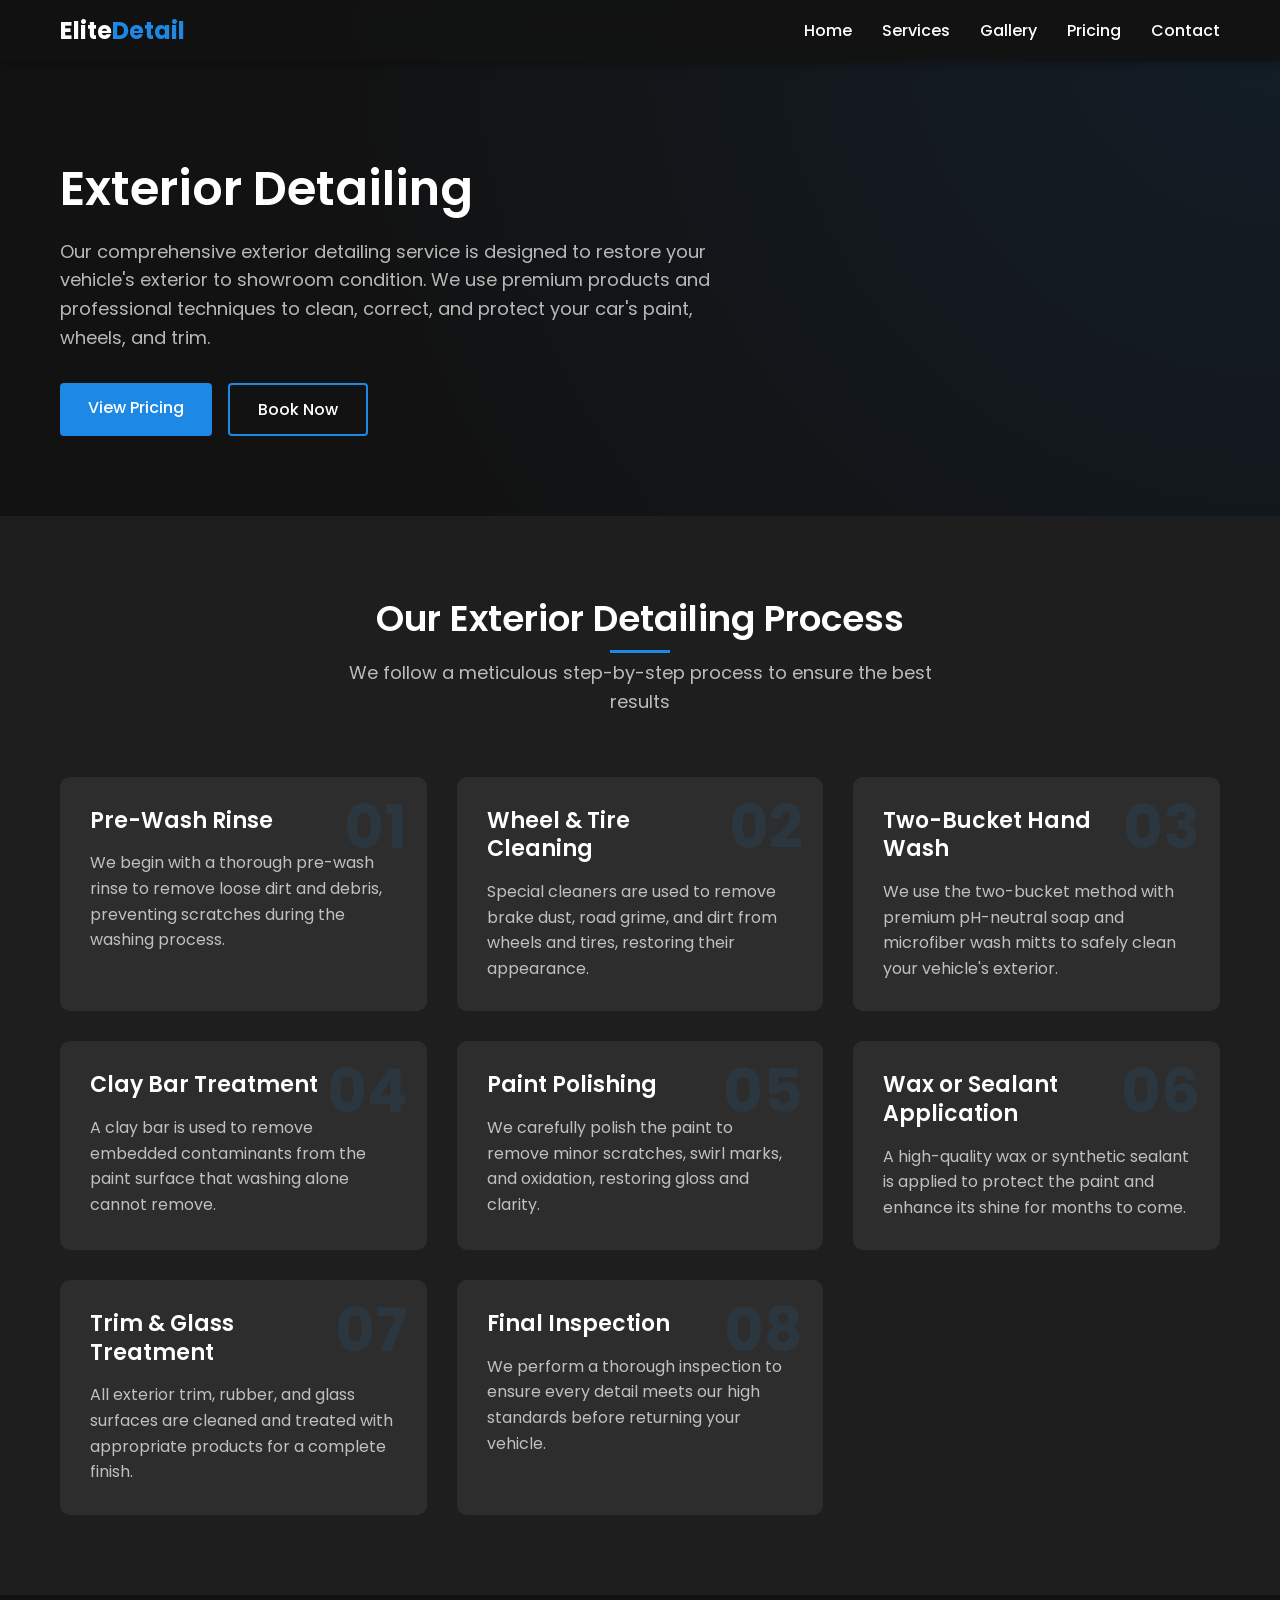
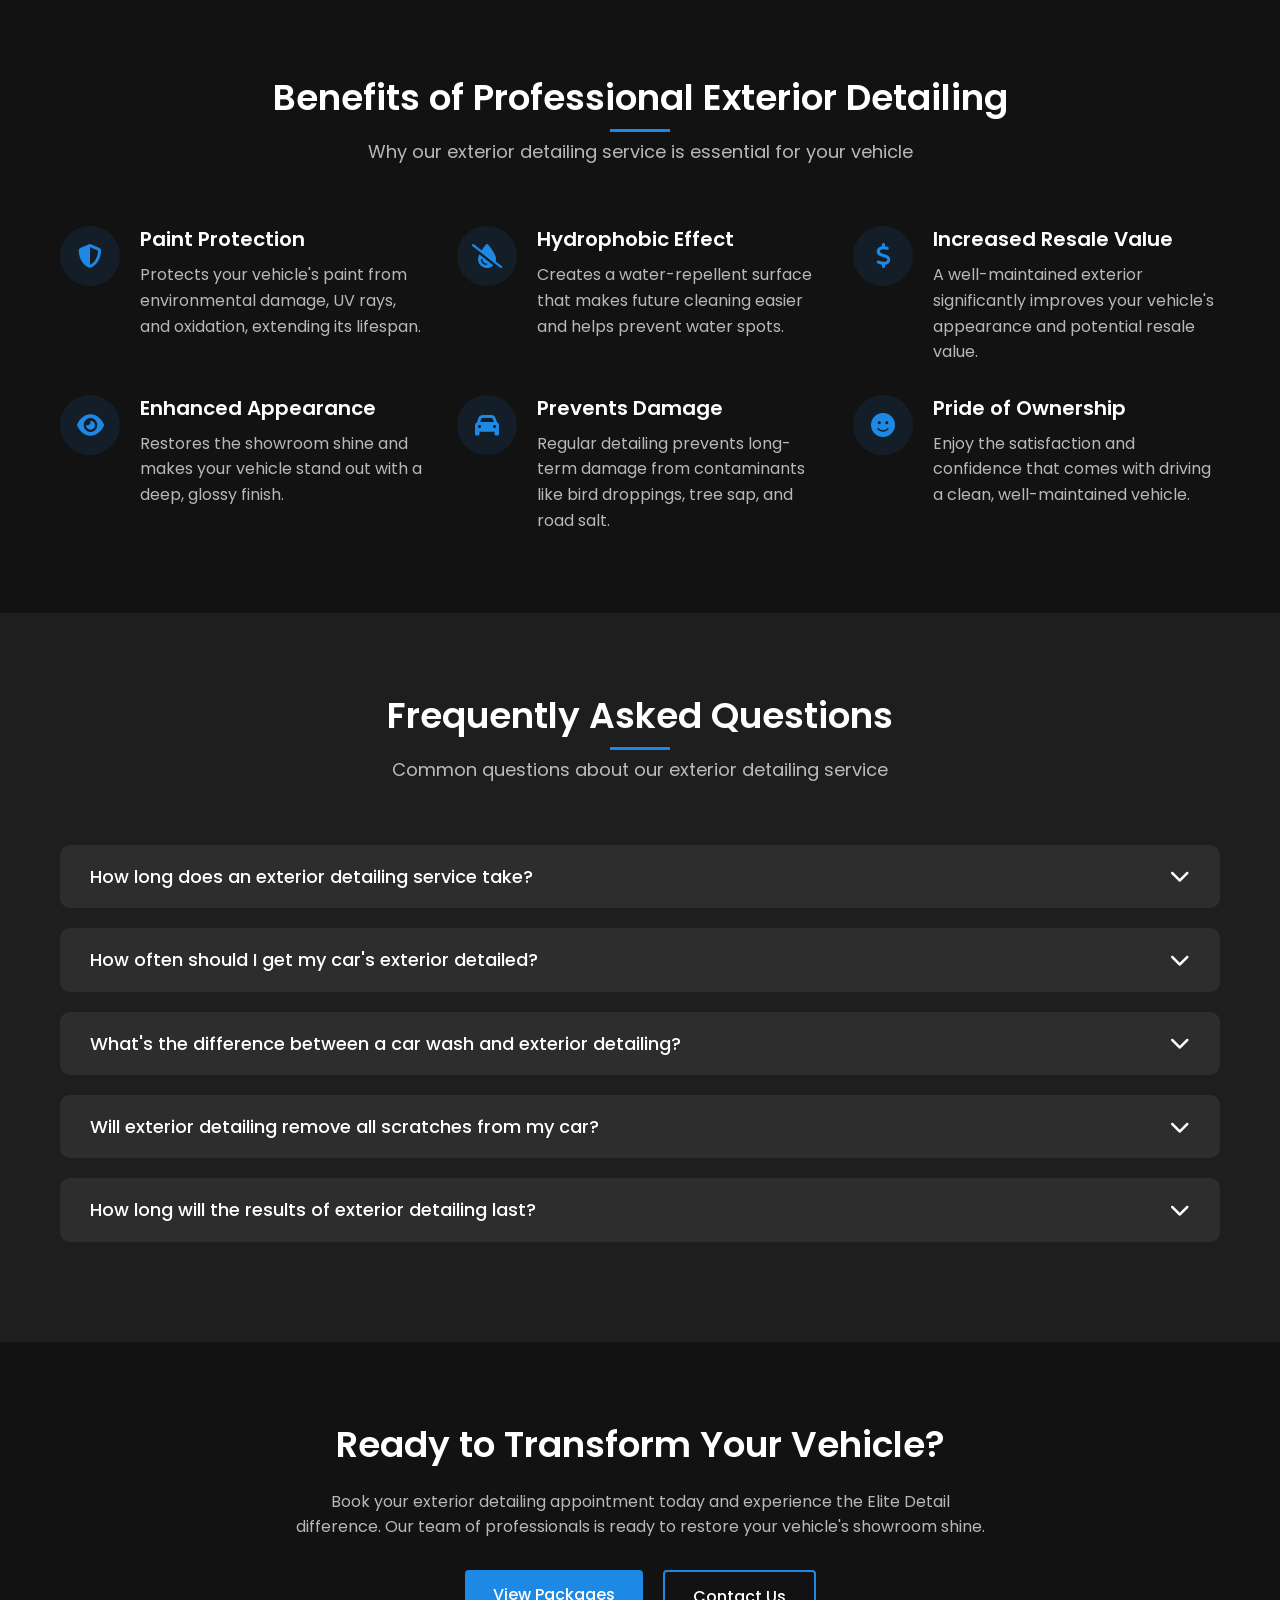
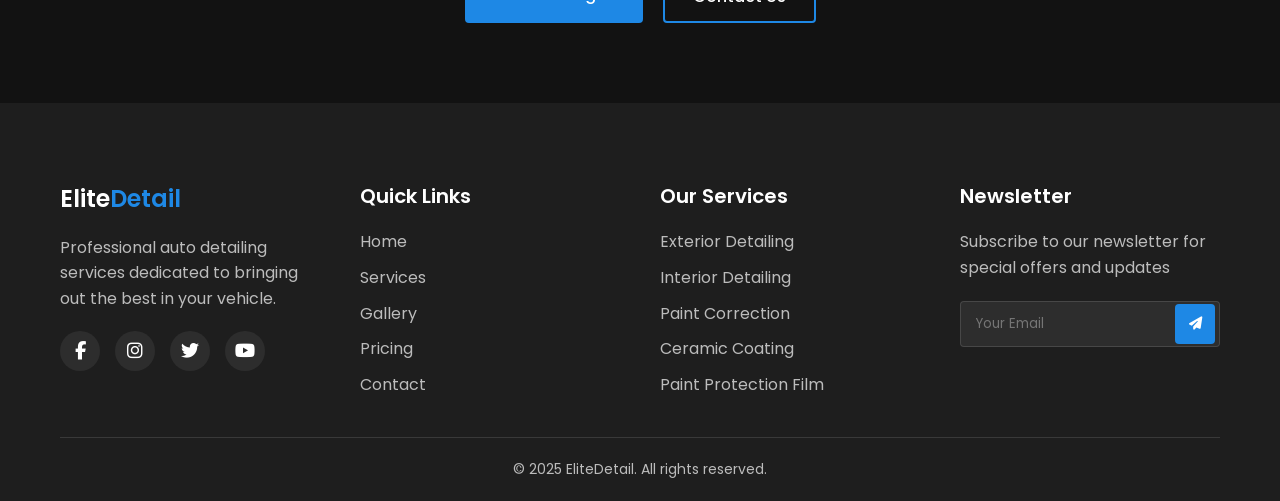
<file: services/exterior-detailing.html>
<!DOCTYPE html>
<html lang="en">
<head>
    <meta charset="UTF-8">
    <meta name="viewport" content="width=device-width, initial-scale=1.0">
    <title>Exterior Detailing | Elite Auto Detailing</title>
    <link rel="stylesheet" href="../styles.css">
    <!-- Font Awesome CDN -->
    <link rel="stylesheet" href="https://cdnjs.cloudflare.com/ajax/libs/font-awesome/6.4.0/css/all.min.css">
    <!-- Google Fonts -->
    <link rel="preconnect" href="https://fonts.googleapis.com">
    <link rel="preconnect" href="https://fonts.gstatic.com" crossorigin>
    <link href="https://fonts.googleapis.com/css2?family=Poppins:wght@300;400;500;600;700&display=swap" rel="stylesheet">
</head>
<body>
    <!-- Navigation -->
    <nav>
        <div class="container">
            <div class="logo">
                <h1><a href="../index.html">Elite<span>Detail</span></a></h1>
            </div>
            <ul class="nav-links">
                <li><a href="../index.html">Home</a></li>
                <li><a href="../index.html#services" class="active">Services</a></li>
                <li><a href="../index.html#gallery">Gallery</a></li>
                <li><a href="../index.html#pricing">Pricing</a></li>
                <li><a href="../index.html#contact">Contact</a></li>
            </ul>
            <div class="hamburger">
                <i class="fas fa-bars"></i>
            </div>
        </div>
    </nav>

    <!-- Service Hero Section -->
    <section class="service-hero">
        <div class="container">
            <h1>Exterior Detailing</h1>
            <p>Our comprehensive exterior detailing service is designed to restore your vehicle's exterior to showroom condition. We use premium products and professional techniques to clean, correct, and protect your car's paint, wheels, and trim.</p>
            <div class="hero-buttons">
                <a href="../index.html#pricing" class="btn btn-primary">View Pricing</a>
                <a href="../index.html#contact" class="btn btn-outline">Book Now</a>
            </div>
        </div>
    </section>

    <!-- Process Steps Section -->
    <section class="process-steps">
        <div class="container">
            <div class="section-header">
                <h2>Our Exterior Detailing Process</h2>
                <p>We follow a meticulous step-by-step process to ensure the best results</p>
            </div>
            <div class="step-grid">
                <div class="step-card">
                    <div class="step-number">01</div>
                    <h3>Pre-Wash Rinse</h3>
                    <p>We begin with a thorough pre-wash rinse to remove loose dirt and debris, preventing scratches during the washing process.</p>
                </div>
                <div class="step-card">
                    <div class="step-number">02</div>
                    <h3>Wheel & Tire Cleaning</h3>
                    <p>Special cleaners are used to remove brake dust, road grime, and dirt from wheels and tires, restoring their appearance.</p>
                </div>
                <div class="step-card">
                    <div class="step-number">03</div>
                    <h3>Two-Bucket Hand Wash</h3>
                    <p>We use the two-bucket method with premium pH-neutral soap and microfiber wash mitts to safely clean your vehicle's exterior.</p>
                </div>
                <div class="step-card">
                    <div class="step-number">04</div>
                    <h3>Clay Bar Treatment</h3>
                    <p>A clay bar is used to remove embedded contaminants from the paint surface that washing alone cannot remove.</p>
                </div>
                <div class="step-card">
                    <div class="step-number">05</div>
                    <h3>Paint Polishing</h3>
                    <p>We carefully polish the paint to remove minor scratches, swirl marks, and oxidation, restoring gloss and clarity.</p>
                </div>
                <div class="step-card">
                    <div class="step-number">06</div>
                    <h3>Wax or Sealant Application</h3>
                    <p>A high-quality wax or synthetic sealant is applied to protect the paint and enhance its shine for months to come.</p>
                </div>
                <div class="step-card">
                    <div class="step-number">07</div>
                    <h3>Trim & Glass Treatment</h3>
                    <p>All exterior trim, rubber, and glass surfaces are cleaned and treated with appropriate products for a complete finish.</p>
                </div>
                <div class="step-card">
                    <div class="step-number">08</div>
                    <h3>Final Inspection</h3>
                    <p>We perform a thorough inspection to ensure every detail meets our high standards before returning your vehicle.</p>
                </div>
            </div>
        </div>
    </section>

    <!-- Benefits Section -->
    <section class="benefits-section">
        <div class="container">
            <div class="section-header">
                <h2>Benefits of Professional Exterior Detailing</h2>
                <p>Why our exterior detailing service is essential for your vehicle</p>
            </div>
            <div class="benefits-grid">
                <div class="benefit-card">
                    <div class="benefit-icon">
                        <i class="fas fa-shield-alt"></i>
                    </div>
                    <div class="benefit-content">
                        <h3>Paint Protection</h3>
                        <p>Protects your vehicle's paint from environmental damage, UV rays, and oxidation, extending its lifespan.</p>
                    </div>
                </div>
                <div class="benefit-card">
                    <div class="benefit-icon">
                        <i class="fas fa-tint-slash"></i>
                    </div>
                    <div class="benefit-content">
                        <h3>Hydrophobic Effect</h3>
                        <p>Creates a water-repellent surface that makes future cleaning easier and helps prevent water spots.</p>
                    </div>
                </div>
                <div class="benefit-card">
                    <div class="benefit-icon">
                        <i class="fas fa-dollar-sign"></i>
                    </div>
                    <div class="benefit-content">
                        <h3>Increased Resale Value</h3>
                        <p>A well-maintained exterior significantly improves your vehicle's appearance and potential resale value.</p>
                    </div>
                </div>
                <div class="benefit-card">
                    <div class="benefit-icon">
                        <i class="fas fa-eye"></i>
                    </div>
                    <div class="benefit-content">
                        <h3>Enhanced Appearance</h3>
                        <p>Restores the showroom shine and makes your vehicle stand out with a deep, glossy finish.</p>
                    </div>
                </div>
                <div class="benefit-card">
                    <div class="benefit-icon">
                        <i class="fas fa-car"></i>
                    </div>
                    <div class="benefit-content">
                        <h3>Prevents Damage</h3>
                        <p>Regular detailing prevents long-term damage from contaminants like bird droppings, tree sap, and road salt.</p>
                    </div>
                </div>
                <div class="benefit-card">
                    <div class="benefit-icon">
                        <i class="fas fa-smile"></i>
                    </div>
                    <div class="benefit-content">
                        <h3>Pride of Ownership</h3>
                        <p>Enjoy the satisfaction and confidence that comes with driving a clean, well-maintained vehicle.</p>
                    </div>
                </div>
            </div>
        </div>
    </section>

    <!-- FAQ Section -->
    <section class="faq-section">
        <div class="container">
            <div class="section-header">
                <h2>Frequently Asked Questions</h2>
                <p>Common questions about our exterior detailing service</p>
            </div>
            <div class="faq-container">
                <div class="faq-item">
                    <div class="faq-question">
                        <h3>How long does an exterior detailing service take?</h3>
                        <i class="fas fa-chevron-down"></i>
                    </div>
                    <div class="faq-answer">
                        <p>A complete exterior detailing typically takes 3-5 hours depending on the size of your vehicle and its condition. For vehicles with significant paint correction needs, it may take longer. We prioritize quality over speed to ensure the best results.</p>
                    </div>
                </div>
                <div class="faq-item">
                    <div class="faq-question">
                        <h3>How often should I get my car's exterior detailed?</h3>
                        <i class="fas fa-chevron-down"></i>
                    </div>
                    <div class="faq-answer">
                        <p>For optimal protection and appearance, we recommend exterior detailing every 3-4 months. However, this can vary based on your driving conditions, where you park your vehicle, and your local climate. Vehicles frequently exposed to harsh elements may benefit from more regular detailing.</p>
                    </div>
                </div>
                <div class="faq-item">
                    <div class="faq-question">
                        <h3>What's the difference between a car wash and exterior detailing?</h3>
                        <i class="fas fa-chevron-down"></i>
                    </div>
                    <div class="faq-answer">
                        <p>A car wash simply removes surface dirt and provides basic cleaning. Exterior detailing is a comprehensive process that includes deep cleaning, contaminant removal, paint correction, and protection. Detailing addresses issues below the surface and provides lasting results that a regular car wash cannot achieve.</p>
                    </div>
                </div>
                <div class="faq-item">
                    <div class="faq-question">
                        <h3>Will exterior detailing remove all scratches from my car?</h3>
                        <i class="fas fa-chevron-down"></i>
                    </div>
                    <div class="faq-answer">
                        <p>Standard exterior detailing can remove light scratches, swirl marks, and minor imperfections. However, deep scratches that penetrate through the clear coat may require more intensive paint correction services or professional repainting. During our initial assessment, we'll let you know what results you can expect.</p>
                    </div>
                </div>
                <div class="faq-item">
                    <div class="faq-question">
                        <h3>How long will the results of exterior detailing last?</h3>
                        <i class="fas fa-chevron-down"></i>
                    </div>
                    <div class="faq-answer">
                        <p>The results of exterior detailing typically last 2-3 months, depending on the products used and how you maintain your vehicle. Premium waxes and sealants can provide protection for up to 6 months. For longer-lasting protection, consider our ceramic coating services, which can last 1-5 years.</p>
                    </div>
                </div>
            </div>
        </div>
    </section>

    <!-- CTA Section -->
    <section class="cta-section">
        <div class="container">
            <div class="cta-content">
                <h2>Ready to Transform Your Vehicle?</h2>
                <p>Book your exterior detailing appointment today and experience the Elite Detail difference. Our team of professionals is ready to restore your vehicle's showroom shine.</p>
                <div class="cta-buttons">
                    <a href="../index.html#pricing" class="btn btn-primary">View Packages</a>
                    <a href="../index.html#contact" class="btn btn-outline">Contact Us</a>
                </div>
            </div>
        </div>
    </section>

    <!-- Footer -->
    <footer>
        <div class="container">
            <div class="footer-grid">
                <div class="footer-about">
                    <h3>Elite<span>Detail</span></h3>
                    <p>Professional auto detailing services dedicated to bringing out the best in your vehicle.</p>
                    <div class="social-links">
                        <a href="#"><i class="fab fa-facebook-f"></i></a>
                        <a href="#"><i class="fab fa-instagram"></i></a>
                        <a href="#"><i class="fab fa-twitter"></i></a>
                        <a href="#"><i class="fab fa-youtube"></i></a>
                    </div>
                </div>
                <div class="footer-links">
                    <h3>Quick Links</h3>
                    <ul>
                        <li><a href="../index.html">Home</a></li>
                        <li><a href="../index.html#services">Services</a></li>
                        <li><a href="../index.html#gallery">Gallery</a></li>
                        <li><a href="../index.html#pricing">Pricing</a></li>
                        <li><a href="../index.html#contact">Contact</a></li>
                    </ul>
                </div>
                <div class="footer-services">
                    <h3>Our Services</h3>
                    <ul>
                        <li><a href="exterior-detailing.html">Exterior Detailing</a></li>
                        <li><a href="interior-detailing.html">Interior Detailing</a></li>
                        <li><a href="paint-correction.html">Paint Correction</a></li>
                        <li><a href="ceramic-coating.html">Ceramic Coating</a></li>
                        <li><a href="paint-protection-film.html">Paint Protection Film</a></li>
                    </ul>
                </div>
                <div class="footer-newsletter">
                    <h3>Newsletter</h3>
                    <p>Subscribe to our newsletter for special offers and updates</p>
                    <form class="newsletter-form">
                        <input type="email" placeholder="Your Email">
                        <button type="submit"><i class="fas fa-paper-plane"></i></button>
                    </form>
                </div>
            </div>
            <div class="footer-bottom">
                <p>&copy; 2025 EliteDetail. All rights reserved.</p>
            </div>
        </div>
    </footer>

    <!-- JavaScript -->
    <script src="../script.js"></script>
    <script>
        // FAQ Accordion
        const faqItems = document.querySelectorAll('.faq-item');
        
        faqItems.forEach(item => {
            const question = item.querySelector('.faq-question');
            
            question.addEventListener('click', () => {
                const isActive = item.classList.contains('active');
                
                // Close all FAQ items
                faqItems.forEach(faqItem => {
                    faqItem.classList.remove('active');
                });
                
                // If the clicked item wasn't active, open it
                if (!isActive) {
                    item.classList.add('active');
                }
            });
        });
    </script>
</body>
</html>
</file>
<file: styles.css>
/* Base Styles */
:root {
    --primary-color: #1e88e5;
    --primary-dark: #1565c0;
    --primary-light: #42a5f5;
    --dark-bg: #121212;
    --dark-surface: #1e1e1e;
    --dark-surface-2: #2d2d2d;
    --text-primary: #ffffff;
    --text-secondary: rgba(255, 255, 255, 0.7);
    --text-disabled: rgba(255, 255, 255, 0.5);
    --border-color: rgba(255, 255, 255, 0.12);
    --success-color: #4caf50;
    --error-color: #f44336;
}

* {
    margin: 0;
    padding: 0;
    box-sizing: border-box;
}

html {
    scroll-behavior: smooth;
}

body {
    font-family: 'Poppins', sans-serif;
    background-color: var(--dark-bg);
    color: var(--text-primary);
    line-height: 1.6;
    overflow-x: hidden;
}

.container {
    width: 100%;
    max-width: 1200px;
    margin: 0 auto;
    padding: 0 20px;
}

section {
    padding: 80px 0;
}

h1, h2, h3, h4, h5, h6 {
    font-weight: 600;
    line-height: 1.3;
}

a {
    text-decoration: none;
    color: var(--text-primary);
    transition: all 0.3s ease;
}

ul {
    list-style: none;
}

img {
    max-width: 100%;
    height: auto;
    display: block;
}

.btn {
    display: inline-block;
    padding: 12px 28px;
    border-radius: 4px;
    font-weight: 500;
    cursor: pointer;
    transition: all 0.3s ease;
    font-size: 16px;
}

.btn-primary {
    background-color: var(--primary-color);
    color: white;
    border: none;
}

.btn-primary:hover {
    background-color: var(--primary-dark);
    transform: translateY(-2px);
}

.btn-outline {
    background-color: transparent;
    color: var(--text-primary);
    border: 2px solid var(--primary-color);
}

.btn-outline:hover {
    background-color: var(--primary-color);
    color: white;
    transform: translateY(-2px);
}

.btn-link {
    color: var(--primary-color);
    display: inline-flex;
    align-items: center;
    gap: 8px;
    font-weight: 500;
    padding: 0;
}

.btn-link:hover {
    color: var(--primary-light);
}

.btn-link i {
    transition: transform 0.3s ease;
}

.btn-link:hover i {
    transform: translateX(4px);
}

.section-header {
    text-align: center;
    margin-bottom: 60px;
}

.section-header h2 {
    font-size: 36px;
    margin-bottom: 16px;
    position: relative;
    display: inline-block;
}

.section-header h2::after {
    content: '';
    position: absolute;
    bottom: -10px;
    left: 50%;
    transform: translateX(-50%);
    width: 60px;
    height: 3px;
    background-color: var(--primary-color);
}

.section-header p {
    color: var(--text-secondary);
    font-size: 18px;
    max-width: 600px;
    margin: 0 auto;
}

/* Navigation */
nav {
    position: fixed;
    top: 0;
    left: 0;
    width: 100%;
    background-color: rgba(18, 18, 18, 0.95);
    backdrop-filter: blur(10px);
    z-index: 1000;
    box-shadow: 0 2px 10px rgba(0, 0, 0, 0.3);
    padding: 15px 0;
}

nav .container {
    display: flex;
    justify-content: space-between;
    align-items: center;
}

.logo h1 {
    font-size: 24px;
    font-weight: 700;
}

.logo span {
    color: var(--primary-color);
}

.nav-links {
    display: flex;
    gap: 30px;
}

.nav-links a {
    font-weight: 500;
    position: relative;
}

.nav-links a::after {
    content: '';
    position: absolute;
    bottom: -5px;
    left: 0;
    width: 0;
    height: 2px;
    background-color: var(--primary-color);
    transition: width 0.3s ease;
}

.nav-links a:hover::after,
.nav-links a.active::after {
    width: 100%;
}

.hamburger {
    display: none;
    cursor: pointer;
    font-size: 24px;
}

/* Hero Section */
.hero {
    padding-top: 160px;
    padding-bottom: 100px;
    background-color: var(--dark-bg);
    position: relative;
    overflow: hidden;
}

.hero::before {
    content: '';
    position: absolute;
    top: 0;
    left: 0;
    width: 100%;
    height: 100%;
    background: radial-gradient(circle at top right, rgba(30, 136, 229, 0.1), transparent 70%);
    z-index: 0;
}

.hero .container {
    display: grid;
    grid-template-columns: 1fr 1fr;
    gap: 40px;
    align-items: center;
    position: relative;
    z-index: 1;
}

.hero-content h1 {
    font-size: 48px;
    margin-bottom: 20px;
    line-height: 1.2;
}

.hero-content p {
    font-size: 18px;
    color: var(--text-secondary);
    margin-bottom: 30px;
}

.hero-buttons {
    display: flex;
    gap: 16px;
}

.hero-image {
    position: relative;
}

.hero-image img {
    border-radius: 12px;
    box-shadow: 0 20px 40px rgba(0, 0, 0, 0.3);
    transition: transform 0.5s ease;
}

.hero-image:hover img {
    transform: scale(1.02);
}

/* Features Section */
.features {
    background-color: var(--dark-surface);
    position: relative;
    overflow: hidden;
}

.feature-grid {
    display: grid;
    grid-template-columns: repeat(auto-fit, minmax(250px, 1fr));
    gap: 30px;
}

.feature-card {
    background-color: var(--dark-surface-2);
    padding: 30px;
    border-radius: 10px;
    text-align: center;
    transition: transform 0.3s ease, box-shadow 0.3s ease;
}

.feature-card:hover {
    transform: translateY(-10px);
    box-shadow: 0 10px 30px rgba(0, 0, 0, 0.2);
}

.feature-icon {
    width: 70px;
    height: 70px;
    background-color: rgba(30, 136, 229, 0.1);
    border-radius: 50%;
    display: flex;
    align-items: center;
    justify-content: center;
    margin: 0 auto 20px;
}

.feature-icon i {
    font-size: 28px;
    color: var(--primary-color);
}

.feature-card h3 {
    font-size: 20px;
    margin-bottom: 15px;
}

.feature-card p {
    color: var(--text-secondary);
}

/* Services Section */
.services {
    background-color: var(--dark-bg);
}

.services-grid {
    display: grid;
    grid-template-columns: repeat(auto-fit, minmax(300px, 1fr));
    gap: 30px;
}

.service-card {
    background-color: var(--dark-surface);
    border-radius: 10px;
    overflow: hidden;
    transition: transform 0.3s ease, box-shadow 0.3s ease;
}

.service-card:hover {
    transform: translateY(-10px);
    box-shadow: 0 10px 30px rgba(0, 0, 0, 0.2);
}

.service-image {
    height: 200px;
    overflow: hidden;
}

.service-image img {
    width: 100%;
    height: 100%;
    object-fit: cover;
    transition: transform 0.5s ease;
}

.service-card:hover .service-image img {
    transform: scale(1.1);
}

.service-content {
    padding: 25px;
}

.service-content h3 {
    font-size: 22px;
    margin-bottom: 15px;
}

.service-content p {
    color: var(--text-secondary);
    margin-bottom: 20px;
}

/* Gallery Section */
.gallery {
    background-color: var(--dark-surface);
}

.gallery-grid {
    display: grid;
    grid-template-columns: repeat(auto-fill, minmax(300px, 1fr));
    gap: 20px;
}

.gallery-item {
    border-radius: 10px;
    overflow: hidden;
    height: 250px;
    position: relative;
}

.gallery-item img {
    width: 100%;
    height: 100%;
    object-fit: cover;
    transition: transform 0.5s ease;
}

.gallery-item:hover img {
    transform: scale(1.1);
}

/* Pricing Section */
.pricing {
    background-color: var(--dark-bg);
}

.pricing-grid {
    display: grid;
    grid-template-columns: repeat(auto-fit, minmax(300px, 1fr));
    gap: 30px;
}

.pricing-card {
    background-color: var(--dark-surface);
    border-radius: 10px;
    padding: 40px 30px;
    text-align: center;
    position: relative;
    transition: transform 0.3s ease, box-shadow 0.3s ease;
}

.pricing-card:hover {
    transform: translateY(-10px);
    box-shadow: 0 10px 30px rgba(0, 0, 0, 0.2);
}

.pricing-card.featured {
    border: 2px solid var(--primary-color);
    transform: scale(1.05);
}

.pricing-card.featured:hover {
    transform: scale(1.05) translateY(-10px);
}

.pricing-badge {
    position: absolute;
    top: -15px;
    right: 30px;
    background-color: var(--primary-color);
    color: white;
    padding: 5px 15px;
    border-radius: 20px;
    font-size: 14px;
    font-weight: 500;
}

.pricing-header {
    margin-bottom: 30px;
}

.pricing-header h3 {
    font-size: 24px;
    margin-bottom: 15px;
}

.price {
    font-size: 36px;
    font-weight: 700;
    color: var(--primary-color);
}

.pricing-features {
    margin-bottom: 30px;
}

.pricing-features ul {
    text-align: left;
}

.pricing-features li {
    padding: 10px 0;
    border-bottom: 1px solid var(--border-color);
    display: flex;
    align-items: center;
}

.pricing-features li i {
    margin-right: 10px;
    font-size: 14px;
}

.pricing-features li i.fa-check {
    color: var(--success-color);
}

.pricing-features li i.fa-times {
    color: var(--error-color);
}

.pricing-features li.disabled {
    color: var(--text-disabled);
}

/* Testimonials Section */
.testimonials {
    background-color: var(--dark-surface);
}

.testimonial-grid {
    display: grid;
    grid-template-columns: repeat(auto-fit, minmax(300px, 1fr));
    gap: 30px;
}

.testimonial-card {
    background-color: var(--dark-surface-2);
    border-radius: 10px;
    padding: 30px;
    transition: transform 0.3s ease, box-shadow 0.3s ease;
}

.testimonial-card:hover {
    transform: translateY(-10px);
    box-shadow: 0 10px 30px rgba(0, 0, 0, 0.2);
}

.testimonial-rating {
    margin-bottom: 20px;
}

.testimonial-rating i {
    color: #ffc107;
    font-size: 18px;
    margin-right: 2px;
}

.testimonial-text {
    font-style: italic;
    margin-bottom: 20px;
    color: var(--text-secondary);
}

.testimonial-author {
    display: flex;
    align-items: center;
}

.author-image {
    width: 50px;
    height: 50px;
    border-radius: 50%;
    overflow: hidden;
    margin-right: 15px;
}

.author-info h4 {
    font-size: 18px;
    margin-bottom: 5px;
}

.author-info p {
    color: var(--text-secondary);
    font-size: 14px;
}

/* Contact Section */
.contact {
    background-color: var(--dark-bg);
}

.contact-grid {
    display: grid;
    grid-template-columns: 1fr 1.5fr;
    gap: 40px;
}

.contact-info {
    display: grid;
    grid-template-columns: repeat(auto-fit, minmax(200px, 1fr));
    gap: 30px;
}

.info-item {
    display: flex;
    align-items: flex-start;
}

.info-icon {
    width: 50px;
    height: 50px;
    background-color: rgba(30, 136, 229, 0.1);
    border-radius: 50%;
    display: flex;
    align-items: center;
    justify-content: center;
    margin-right: 15px;
    flex-shrink: 0;
}

.info-icon i {
    font-size: 20px;
    color: var(--primary-color);
}

.info-content h3 {
    font-size: 18px;
    margin-bottom: 8px;
}

.info-content p {
    color: var(--text-secondary);
}

.contact-form {
    background-color: var(--dark-surface);
    padding: 40px;
    border-radius: 10px;
}

.form-group {
    margin-bottom: 20px;
}

.form-group label {
    display: block;
    margin-bottom: 8px;
    font-weight: 500;
}

.form-group input,
.form-group select,
.form-group textarea {
    width: 100%;
    padding: 12px 15px;
    background-color: var(--dark-surface-2);
    border: 1px solid var(--border-color);
    border-radius: 4px;
    color: var(--text-primary);
    font-family: 'Poppins', sans-serif;
    transition: border-color 0.3s ease;
}

.form-group input:focus,
.form-group select:focus,
.form-group textarea:focus {
    border-color: var(--primary-color);
    outline: none;
}

.form-group textarea {
    resize: vertical;
    min-height: 120px;
}

/* Footer */
footer {
    background-color: var(--dark-surface);
    padding-top: 80px;
}

.footer-grid {
    display: grid;
    grid-template-columns: repeat(auto-fit, minmax(200px, 1fr));
    gap: 40px;
    margin-bottom: 40px;
}

.footer-about {
    max-width: 300px;
}

.footer-about h3 {
    font-size: 24px;
    margin-bottom: 20px;
}

.footer-about span {
    color: var(--primary-color);
}

.footer-about p {
    color: var(--text-secondary);
    margin-bottom: 20px;
}

.social-links {
    display: flex;
    gap: 15px;
}

.social-links a {
    width: 40px;
    height: 40px;
    background-color: var(--dark-surface-2);
    border-radius: 50%;
    display: flex;
    align-items: center;
    justify-content: center;
    transition: all 0.3s ease;
}

.social-links a:hover {
    background-color: var(--primary-color);
    transform: translateY(-5px);
}

.social-links i {
    font-size: 18px;
}

.footer-links h3,
.footer-services h3,
.footer-newsletter h3 {
    font-size: 20px;
    margin-bottom: 20px;
}

.footer-links ul,
.footer-services ul {
    display: flex;
    flex-direction: column;
    gap: 10px;
}

.footer-links a,
.footer-services a {
    color: var(--text-secondary);
    transition: all 0.3s ease;
}

.footer-links a:hover,
.footer-services a:hover {
    color: var(--primary-color);
    transform: translateX(5px);
    display: inline-block;
}

.footer-newsletter p {
    color: var(--text-secondary);
    margin-bottom: 20px;
}

.newsletter-form {
    display: flex;
    position: relative;
}

.newsletter-form input {
    width: 100%;
    padding: 12px 15px;
    background-color: var(--dark-surface-2);
    border: 1px solid var(--border-color);
    border-radius: 4px;
    color: var(--text-primary);
    font-family: 'Poppins', sans-serif;
}

.newsletter-form button {
    position: absolute;
    right: 5px;
    top: 50%;
    transform: translateY(-50%);
    background-color: var(--primary-color);
    color: white;
    border: none;
    width: 40px;
    height: 40px;
    border-radius: 4px;
    cursor: pointer;
    transition: background-color 0.3s ease;
}

.newsletter-form button:hover {
    background-color: var(--primary-dark);
}

.footer-bottom {
    padding: 20px 0;
    text-align: center;
    border-top: 1px solid var(--border-color);
}

.footer-bottom p {
    color: var(--text-secondary);
    font-size: 14px;
}

/* Responsive Styles */
@media (max-width: 992px) {
    .hero .container {
        grid-template-columns: 1fr;
    }
    
    .hero-content {
        text-align: center;
        margin-bottom: 40px;
    }
    
    .hero-buttons {
        justify-content: center;
    }
    
    .contact-grid {
        grid-template-columns: 1fr;
    }
}

@media (max-width: 768px) {
    .nav-links {
        display: none;
        position: fixed;
        top: 70px;
        left: 0;
        width: 100%;
        background-color: var(--dark-surface);
        flex-direction: column;
        padding: 20px;
        gap: 20px;
        transform: translateY(-150%);
        transition: transform 0.3s ease;
        z-index: 999;
    }
    
    .nav-links.show {
        display: flex;
        transform: translateY(0);
    }
    
    .hamburger {
        display: block;
    }
    
    .section-header h2 {
        font-size: 30px;
    }
    
    .hero-content h1 {
        font-size: 36px;
    }
    
    .pricing-card.featured {
        transform: scale(1);
    }
    
    .pricing-card.featured:hover {
        transform: translateY(-10px);
    }
}

@media (max-width: 576px) {
    section {
        padding: 60px 0;
    }
    
    .hero {
        padding-top: 120px;
    }
    
    .hero-content h1 {
        font-size: 30px;
    }
    
    .hero-buttons {
        flex-direction: column;
        gap: 10px;
    }
    
    .btn {
        width: 100%;
        text-align: center;
    }
    
    .contact-info {
        grid-template-columns: 1fr;
    }
}

/* Service Page Specific Styles */
.service-hero {
    padding-top: 160px;
    padding-bottom: 80px;
    background-color: var(--dark-bg);
    position: relative;
    overflow: hidden;
}

.service-hero::before {
    content: '';
    position: absolute;
    top: 0;
    left: 0;
    width: 100%;
    height: 100%;
    background: radial-gradient(circle at top right, rgba(30, 136, 229, 0.1), transparent 70%);
    z-index: 0;
}

.service-hero .container {
    position: relative;
    z-index: 1;
}

.service-hero h1 {
    font-size: 48px;
    margin-bottom: 20px;
    line-height: 1.2;
}

.service-hero p {
    font-size: 18px;
    color: var(--text-secondary);
    margin-bottom: 30px;
    max-width: 700px;
}

.process-steps {
    background-color: var(--dark-surface);
    padding: 80px 0;
}

.step-grid {
    display: grid;
    grid-template-columns: repeat(auto-fit, minmax(300px, 1fr));
    gap: 30px;
}

.step-card {
    background-color: var(--dark-surface-2);
    border-radius: 10px;
    padding: 30px;
    position: relative;
    overflow: hidden;
    transition: transform 0.3s ease, box-shadow 0.3s ease;
}

.step-card:hover {
    transform: translateY(-10px);
    box-shadow: 0 10px 30px rgba(0, 0, 0, 0.2);
}

.step-number {
    position: absolute;
    top: 20px;
    right: 20px;
    font-size: 60px;
    font-weight: 700;
    color: rgba(30, 136, 229, 0.1);
    line-height: 1;
}

.step-card h3 {
    font-size: 22px;
    margin-bottom: 15px;
    padding-right: 60px;
}

.step-card p {
    color: var(--text-secondary);
}

.benefits-section {
    background-color: var(--dark-bg);
    padding: 80px 0;
}

.benefits-grid {
    display: grid;
    grid-template-columns: repeat(auto-fit, minmax(300px, 1fr));
    gap: 30px;
}

.benefit-card {
    display: flex;
    align-items: flex-start;
    gap: 20px;
}

.benefit-icon {
    width: 60px;
    height: 60px;
    background-color: rgba(30, 136, 229, 0.1);
    border-radius: 50%;
    display: flex;
    align-items: center;
    justify-content: center;
    flex-shrink: 0;
}

.benefit-icon i {
    font-size: 24px;
    color: var(--primary-color);
}

.benefit-content h3 {
    font-size: 20px;
    margin-bottom: 10px;
}

.benefit-content p {
    color: var(--text-secondary);
}

.faq-section {
    background-color: var(--dark-surface);
    padding: 80px 0;
}

.faq-item {
    background-color: var(--dark-surface-2);
    border-radius: 10px;
    margin-bottom: 20px;
    overflow: hidden;
}

.faq-question {
    padding: 20px 30px;
    display: flex;
    justify-content: space-between;
    align-items: center;
    cursor: pointer;
    transition: background-color 0.3s ease;
}

.faq-question h3 {
    font-size: 18px;
    font-weight: 500;
}

.faq-question i {
    font-size: 20px;
    transition: transform 0.3s ease;
}

.faq-answer {
    padding: 0 30px;
    max-height: 0;
    overflow: hidden;
    transition: max-height 0.3s ease, padding 0.3s ease;
}

.faq-answer p {
    color: var(--text-secondary);
    padding-bottom: 20px;
}

.faq-item.active .faq-question {
    background-color: rgba(30, 136, 229, 0.1);
}

.faq-item.active .faq-question i {
    transform: rotate(180deg);
}

.faq-item.active .faq-answer {
    max-height: 300px;
    padding-top: 10px;
}

.cta-section {
    background-color: var(--dark-bg);
    padding: 80px 0;
    text-align: center;
}

.cta-content h2 {
    font-size: 36px;
    margin-bottom: 20px;
}

.cta-content p {
    color: var(--text-secondary);
    margin-bottom: 30px;
    max-width: 700px;
    margin-left: auto;
    margin-right: auto;
}

.cta-buttons {
    display: flex;
    gap: 20px;
    justify-content: center;
}

/* Levels section for Paint Correction page */

.before-after {
    background-color: var(--dark-surface);
    padding: 80px 0;
}

.before-after-container {
    display: grid;
    grid-template-columns: 1fr 1fr;
    gap: 30px;
}

.before-after-item {
    position: relative;
    border-radius: 10px;
    overflow: hidden;
    box-shadow: 0 10px 30px rgba(0, 0, 0, 0.2);
}

.before-after-item img {
    width: 100%;
    height: 300px;
    object-fit: cover;
}

.before-after-label {
    position: absolute;
    top: 20px;
    left: 20px;
    background-color: var(--primary-color);
    color: white;
    padding: 5px 15px;
    border-radius: 20px;
    font-weight: 500;
}

.levels-section {
    background-color: var(--dark-surface);
    padding: 80px 0;
}

.levels-grid {
    display: grid;
    grid-template-columns: repeat(auto-fit, minmax(300px, 1fr));
    gap: 30px;
}

.level-card {
    background-color: var(--dark-surface-2);
    border-radius: 10px;
    padding: 30px;
    text-align: center;
    position: relative;
    overflow: hidden;
    transition: transform 0.3s ease, box-shadow 0.3s ease;
}

.level-card:hover {
    transform: translateY(-10px);
    box-shadow: 0 10px 30px rgba(0, 0, 0, 0.2);
}

.level-card h3 {
    font-size: 24px;
    margin-bottom: 15px;
    color: var(--primary-color);
}

.level-card p {
    color: var(--text-secondary);
    margin-bottom: 20px;
}

.level-features {
    text-align: left;
    margin-bottom: 25px;
}

.level-features li {
    margin-bottom: 10px;
    display: flex;
    align-items: center;
    gap: 10px;
}

.level-features i {
    color: var(--primary-color);
}

/* Before & After section for Interior Detailing page */
.before-after {
    background-color: var(--dark-surface);
    padding: 80px 0;
}

.comparison-container {
    display: grid;
    grid-template-columns: repeat(auto-fit, minmax(300px, 1fr));
    gap: 30px;
}

.comparison-item {
    background-color: var(--dark-surface-2);
    border-radius: 10px;
    overflow: hidden;
}

.comparison-images {
    display: grid;
    grid-template-columns: 1fr 1fr;
    gap: 2px;
}

.comparison-image {
    position: relative;
    overflow: hidden;
}

.comparison-image img {
    width: 100%;
    height: 100%;
    object-fit: cover;
}

.comparison-label {
    position: absolute;
    top: 10px;
    left: 10px;
    background-color: rgba(0, 0, 0, 0.7);
    color: white;
    padding: 5px 10px;
    border-radius: 4px;
    font-size: 12px;
    font-weight: 500;
}

.comparison-content {
    padding: 20px;
}

.comparison-content h3 {
    font-size: 20px;
    margin-bottom: 10px;
}

.comparison-content p {
    color: var(--text-secondary);
}

.levels-section {
    background-color: var(--dark-bg);
    padding: 80px 0;
}

.levels-container {
    display: grid;
    grid-template-columns: repeat(auto-fit, minmax(300px, 1fr));
    gap: 30px;
}

.level-card {
    background-color: var(--dark-surface);
    border-radius: 10px;
    padding: 30px;
    text-align: center;
    transition: transform 0.3s ease, box-shadow 0.3s ease;
}

.level-card:hover {
    transform: translateY(-10px);
    box-shadow: 0 10px 30px rgba(0, 0, 0, 0.2);
}

.level-icon {
    width: 80px;
    height: 80px;
    background-color: rgba(30, 136, 229, 0.1);
    border-radius: 50%;
    display: flex;
    align-items: center;
    justify-content: center;
    margin: 0 auto 20px;
}

.level-icon i {
    font-size: 36px;
    color: var(--primary-color);
}

.level-card h3 {
    font-size: 24px;
    margin-bottom: 15px;
}

.level-card p {
    color: var(--text-secondary);
    margin-bottom: 20px;
}

.level-results {
    font-weight: 500;
    color: var(--primary-color);
    margin-bottom: 10px;
}

/* Media Queries for Service Pages */
@media (max-width: 768px) {
    .service-hero h1 {
        font-size: 36px;
    }
    
    .service-hero p {
        font-size: 16px;
    }
    
    .cta-content h2 {
        font-size: 28px;
    }
    
    .cta-buttons {
        flex-direction: column;
        gap: 15px;
    }
    
    .cta-buttons .btn {
        width: 100%;
    }
    
    .comparison-images {
        grid-template-columns: 1fr;
    }
}

@media (max-width: 576px) {
    .service-hero {
        padding-top: 120px;
        padding-bottom: 60px;
    }
    
    .service-hero h1 {
        font-size: 28px;
    }
    
    .step-card h3 {
        font-size: 18px;
    }
    
    .benefit-icon {
        width: 50px;
        height: 50px;
    }
    
    .benefit-icon i {
        font-size: 20px;
    }
}
</file>
